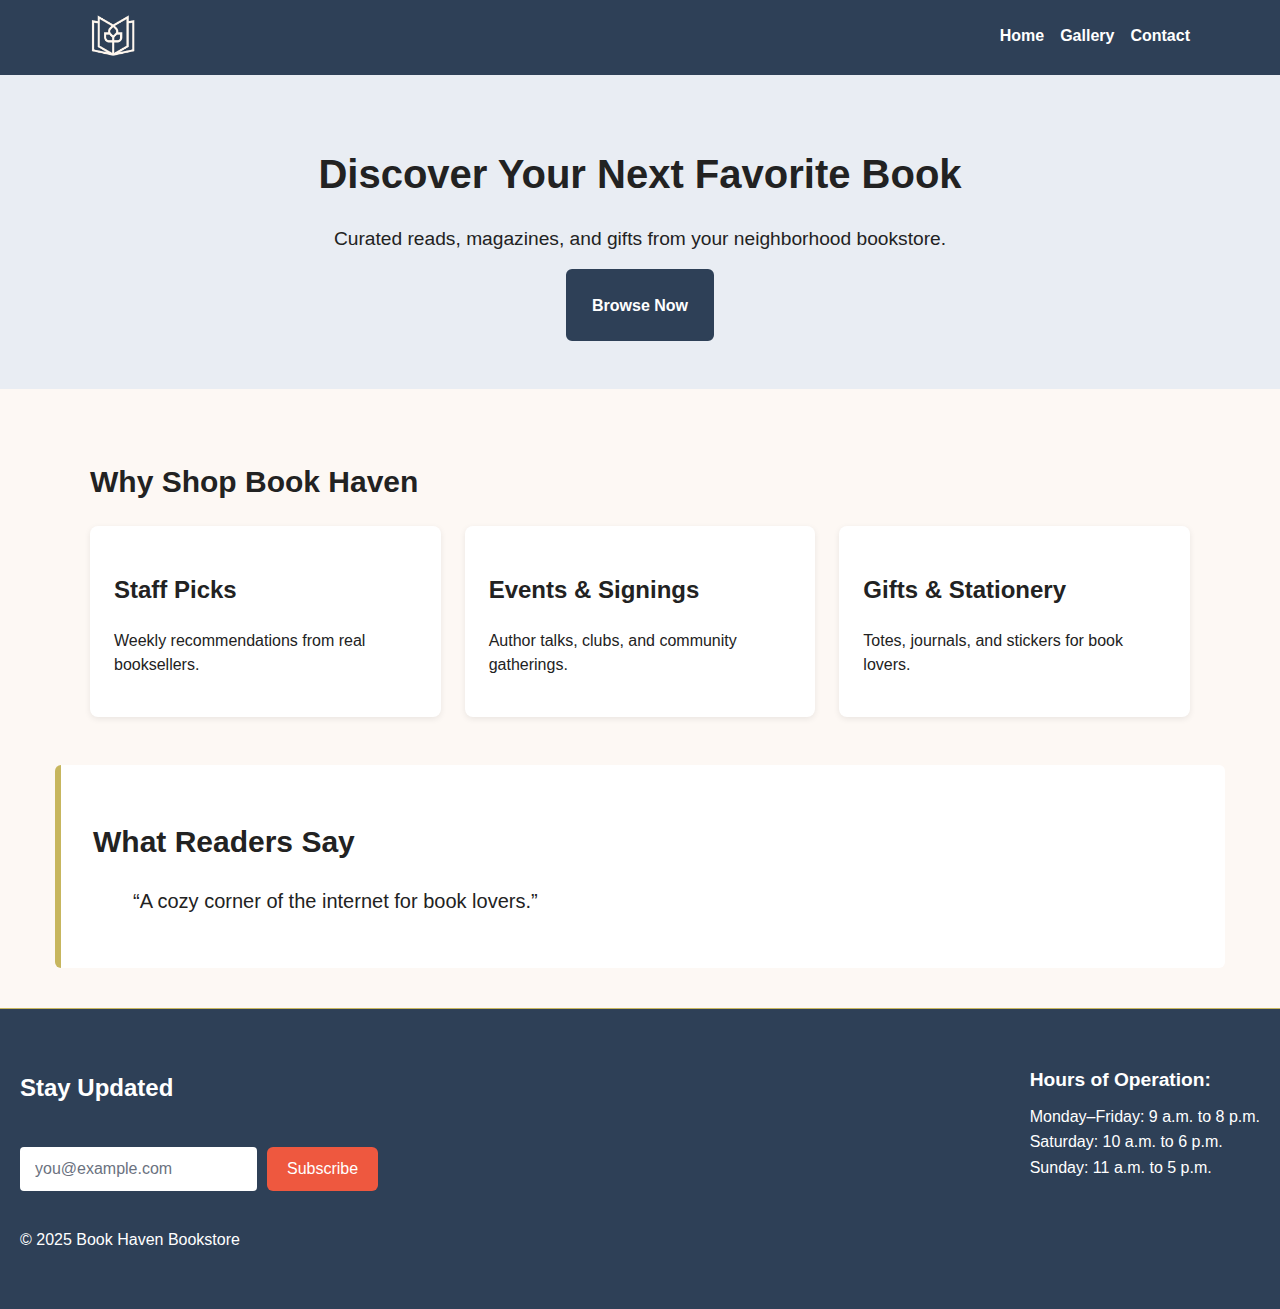
<file: index.html>
<!DOCTYPE html>
<html lang="en">
<head>
  <meta charset="utf-8">
  <meta name="viewport" content="width=device-width, initial-scale=1">
  <title>Book Haven Bookstore - Home</title>
  <meta name="description" content="Book Haven Bookstore - Discover curated books, magazines, and unique gifts from your neighborhood bookstore. Browse our collection and join our community of readers.">
  <link href="https://fonts.googleapis.com/css2?family=Comfortaa&display=swap" rel="stylesheet">
  <link rel="stylesheet" href="styles.css">
  <script src="script.js" defer></script>
</head>
<body>
  <a class="skip-link" href="#main">Skip to content</a>

  <header class="top-nav" role="banner">
    <div class="header-container">
      <img src="assets/logo.png" alt="Book Haven Bookstore Logo" class="logo">
      <nav class="main-nav" role="navigation" aria-label="Primary">
        <ul class="nav-list">
          <li><a href="index.html" aria-current="page">Home</a></li>
          <li><a href="gallery.html">Gallery</a></li>
          <li><a href="contact.html">Contact</a></li>
        </ul>
      </nav>
    </div>
  </header>
  

  <main id="main">
    <section class="hero home-hero" aria-labelledby="hero-title">
      <div class="hero-inner">
        <div class="hero-copy">
          <h1 id="hero-title" class="display">Discover Your Next Favorite Book</h1>
          <p class="body-large">Curated reads, magazines, and gifts from your neighborhood bookstore.</p>
          <a href="gallery.html" class="btn cta">Browse Now</a>
        </div>
        <div class="hero-art" aria-hidden="true"></div>
      </div>
    </section>

    <section class="features section" aria-labelledby="features-title">
      <h2 id="features-title" class="title-large">Why Shop Book Haven</h2>
      <div class="feature-grid">
        <article class="card">
          <h3 class="title">Staff Picks</h3>
          <p class="body">Weekly recommendations from real booksellers.</p>
        </article>
        <article class="card">
          <h3 class="title">Events & Signings</h3>
          <p class="body">Author talks, clubs, and community gatherings.</p>
        </article>
        <article class="card">
          <h3 class="title">Gifts & Stationery</h3>
          <p class="body">Totes, journals, and stickers for book lovers.</p>
        </article>
      </div>
    </section>

    <section class="testimonials section" aria-labelledby="testimonials-title">
      <h2 id="testimonials-title" class="title-large">What Readers Say</h2>
      <blockquote class="testimonial body-large">“A cozy corner of the internet for book lovers.”</blockquote>
    </section>

    <div style="height: 40px;"></div>
   
  </main>

  <footer role="contentinfo" style="background-color: #2E4057; padding: 40px 20px; border-top: 1px solid #C7B65E; color: white;">
    <div class="footer-container" style="display: flex; flex-direction: row; justify-content: space-between; align-items: flex-start; gap: 20px;">
      <div style="display: flex; flex-direction: column; gap: 20px;">
        <h2 class="footer-title" style="font-weight: 700; font-size: 1.5rem; color: white;">Stay Updated</h2>
        <div class="footer-subscribe" style="width: 100%; max-width: 400px;">
          <form id="subscribeForm" class="subscribe" novalidate style="display: flex; gap: 10px;">
            
            <input id="subEmail" name="email" type="email" placeholder="you@example.com" required
                   style="flex: 1; background-color: white; color: #2E4057; border: none; padding: 10px 15px; border-radius: 4px; font-size: 1rem;">
            <button class="btn subscribe-btn" type="submit" 
                    style="background-color: #EE583F; color: white; border: none; padding: 10px 20px; border-radius: 6px; font-size: 1rem; cursor: pointer;">
              Subscribe
            </button>
            <p id="subMsg" class="sub-msg" aria-live="polite" style="position: absolute; left: -9999px;"></p>
          </form>
        </div>
        <div style="text-align: left;">
          <p style="color: white;">© 2025 Book Haven Bookstore</p>
        </div>
      </div>
      <div style="color: white; min-width: 220px;">
        <h2 style="font-size: 1.2rem; font-weight: 700; margin-bottom: 8px; color: white;">Hours of Operation:</h2>
        <p style="color: white; margin: 0;">
          Monday–Friday: 9 a.m. to 8 p.m.<br>
          Saturday: 10 a.m. to 6 p.m.<br>
          Sunday: 11 a.m. to 5 p.m.
        </p>
      </div>
    </div>
  </footer>
</body>
</html>
</file>
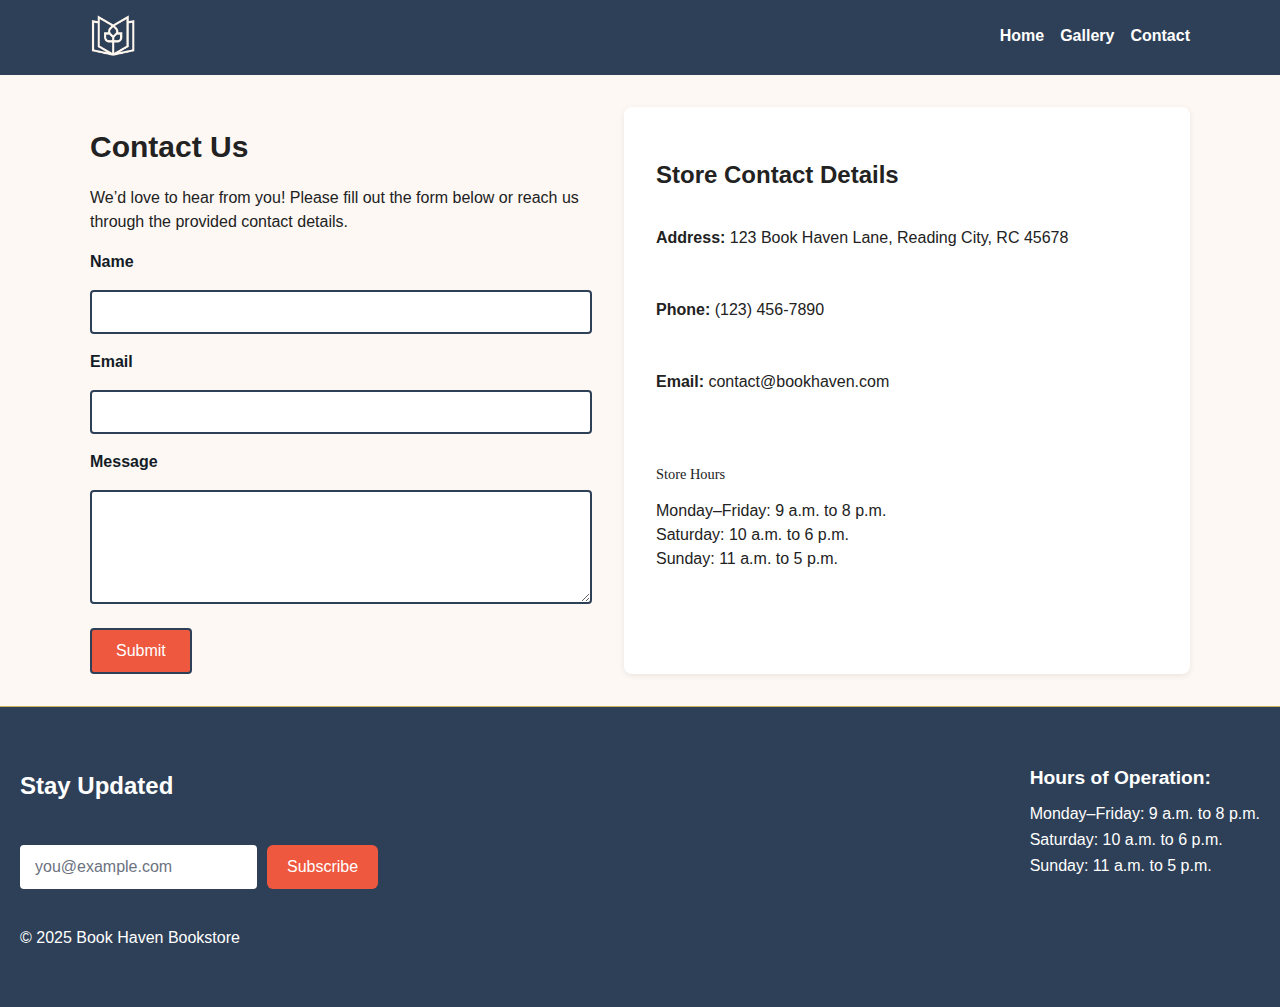
<file: contact.html>
<!DOCTYPE html>
<html lang="en">
<head>
    <meta charset="UTF-8">
    <meta name="viewport" content="width=device-width, initial-scale=1.0">
    <title>Book Haven Bookstore - Contact</title>
    <meta name="description" content="Get in touch with Book Haven Bookstore. Find our store hours, location, and contact information or send us a message using our contact form.">
    <meta name="theme-color" content="#2E4057">
    <meta name="apple-mobile-web-app-capable" content="yes">
    <meta name="apple-mobile-web-app-status-bar-style" content="default">
    <meta name="format-detection" content="telephone=no">
    <link rel="stylesheet" href="styles.css">
    <script src="script.js" defer></script>
</head>
<body>
   <header class="top-nav" role="banner">
    <div class="header-container">
      <img src="assets/logo.png" alt="Book Haven Bookstore Logo" class="logo" loading="eager">
      <nav class="main-nav" role="navigation" aria-label="Primary">
        <button class="hamburger" aria-label="Toggle navigation" aria-expanded="false">
          <span></span>
          <span></span>
          <span></span>
        </button>
        <ul class="nav-list">
          <li><a href="index.html">Home</a></li>
          <li><a href="gallery.html">Gallery</a></li>
          <li><a href="contact.html" aria-current="page">Contact</a></li>
        </ul>
      </nav>
    </div>
  </header>
    
   <main style="max-width: 1100px; margin: 0 auto; padding: 2rem 1rem;">
    <section class="contact-container" style="display: flex; gap: 2rem; flex-wrap: wrap;">
      <div class="contact-form" style="flex: 1; min-width: 300px;">
        <h1 class="title-large">Contact Us</h1>
        <p class="body">We’d love to hear from you! Please fill out the form below or reach us through the provided contact details.</p>
        <form id="contactForm" novalidate style="display: flex; flex-direction: column; gap: 1rem;">
          <div>
            <label for="name" class="body-strong">Name</label>
            <input type="text" id="name" name="name" required 
                   style="width: 100%; padding: 10px; border: 2px solid #2E4057; border-radius: 4px; font-size: 1rem; margin-top: 0.5rem;">
          </div>
          <div>
            <label for="email" class="body-strong">Email</label>
            <input type="email" id="email" name="email" required 
                   style="width: 100%; padding: 10px; border: 2px solid #2E4057; border-radius: 4px; font-size: 1rem; margin-top: 0.5rem;">
          </div>
          <div>
            <label for="message" class="body-strong">Message</label>
            <textarea id="message" name="message" rows="5" required 
                      style="width: 100%; padding: 10px; border: 2px solid #2E4057; border-radius: 4px; font-size: 1rem; margin-top: 0.5rem; resize: vertical;"></textarea>
          </div>
          <button type="submit" class="btn" style="align-self: flex-start; padding: 12px 24px;">Submit</button>
          <p id="contactMsg" class="body" aria-live="polite" style="display: none; color: #2E4057; font-weight: bold;"></p>
        </form>
      </div>
      <div class="contact-info" style="flex: 1; min-width: 300px; background: #fff; padding: 2rem; border-radius: 8px; box-shadow: 0 2px 6px rgba(0,0,0,0.08);">
        <h2 class="title">Store Contact Details</h2>
        <div style="display: flex; flex-direction: column; gap: 1rem;">
          <p class="body"><strong>Address:</strong> 123 Book Haven Lane, Reading City, RC 45678</p>
          <p class="body"><strong>Phone:</strong> (123) 456-7890</p>
          <p class="body"><strong>Email:</strong> contact@bookhaven.com</p>
          <div style="margin-top: 1.5rem;">
            <h3 class="subtitle">Store Hours</h3>
            <p class="body" style="margin: 0;">
              Monday–Friday: 9 a.m. to 8 p.m.<br>
              Saturday: 10 a.m. to 6 p.m.<br>
              Sunday: 11 a.m. to 5 p.m.
            </p>
          </div>
        </div>
      </div>
    </section>
  </main>
    
  <footer role="contentinfo" style="background-color: #2E4057; padding: 40px 20px; border-top: 1px solid #C7B65E; color: white;">
    <div class="footer-container" style="display: flex; flex-direction: row; justify-content: space-between; align-items: flex-start; gap: 20px;">
      <div style="display: flex; flex-direction: column; gap: 20px;">
        <h2 class="footer-title" style="font-weight: 700; font-size: 1.5rem; color: white;">Stay Updated</h2>
        <div class="footer-subscribe" style="width: 100%; max-width: 400px;">
          <form id="subscribeForm" class="subscribe" novalidate style="display: flex; gap: 10px;">
            
            <input id="subEmail" name="email" type="email" placeholder="you@example.com" required
                   style="flex: 1; background-color: white; color: #2E4057; border: none; padding: 10px 15px; border-radius: 4px; font-size: 1rem;">
            <button class="btn subscribe-btn" type="submit" 
                    style="background-color: #EE583F; color: white; border: none; padding: 10px 20px; border-radius: 6px; font-size: 1rem; cursor: pointer;">
              Subscribe
            </button>
            <p id="subMsg" class="sub-msg" aria-live="polite" style="position: absolute; left: -9999px;"></p>
          </form>
        </div>
        <div style="text-align: left;">
          <p style="color: white;">© 2025 Book Haven Bookstore</p>
        </div>
      </div>
      <div style="color: white; min-width: 220px;">
        <h2 style="font-size: 1.2rem; font-weight: 700; margin-bottom: 8px; color: white;">Hours of Operation:</h2>
        <p style="color: white; margin: 0;">
          Monday–Friday: 9 a.m. to 8 p.m.<br>
          Saturday: 10 a.m. to 6 p.m.<br>
          Sunday: 11 a.m. to 5 p.m.
        </p>
      </div>
    </div>
  </footer>
</body>
</html>
</file>
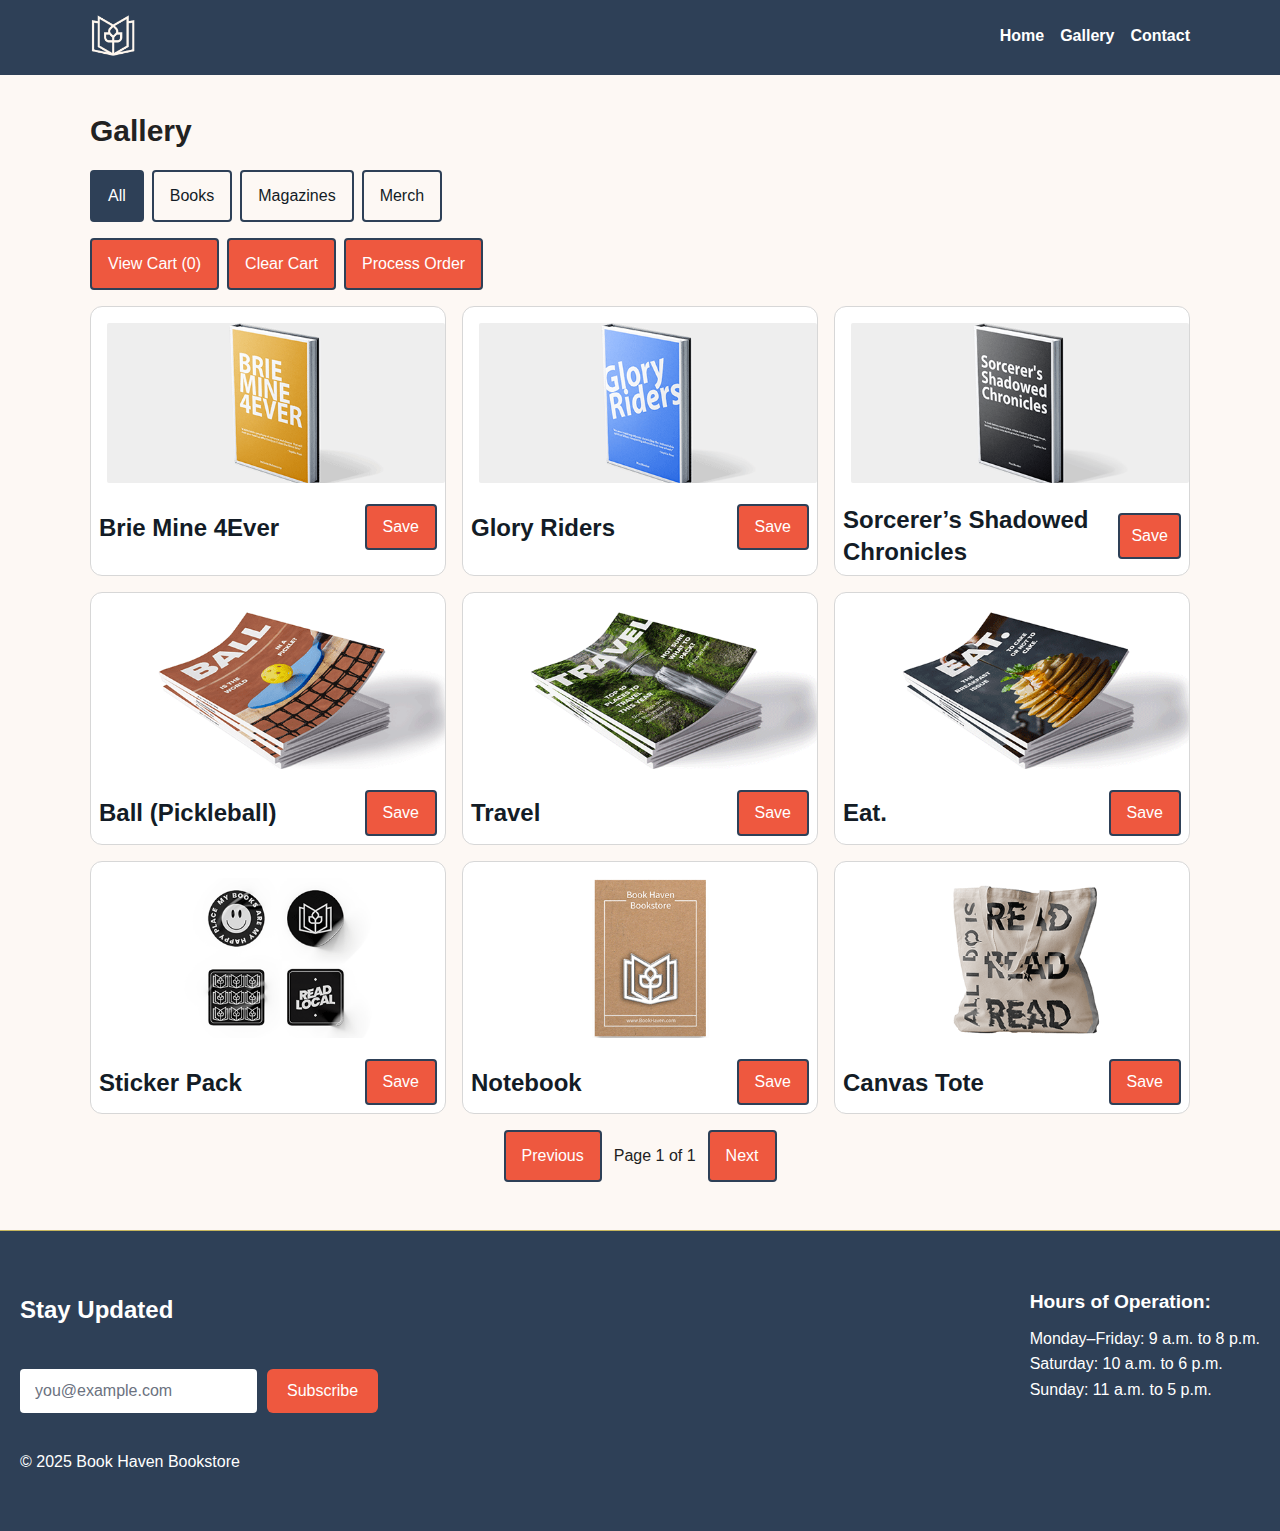
<file: gallery.html>
<!DOCTYPE html>
<html lang="en">
<head>
    <meta charset="UTF-8">
    <meta name="viewport" content="width=device-width, initial-scale=1.0">
    <title>Book Haven Bookstore - Gallery</title>
    <meta name="description" content="Browse our collection of books, magazines, and merchandise. Filter by category and add items to your cart for easy shopping.">
    <link rel="stylesheet" href="styles.css">
    <script src="script.js" defer></script>
</head>
<body>
   <header class="top-nav" role="banner">
    <div class="header-container">
      <div class="brand">
        <img src="assets/logo.png" alt="Book Haven Bookstore Logo" class="logo">
        
      </div>
      <nav class="main-nav" role="navigation" aria-label="Primary">
        <ul class="nav-list">
          <li><a href="index.html">Home</a></li>
          <li><a href="gallery.html" aria-current="page">Gallery</a></li>
          <li><a href="contact.html">Contact</a></li>
        </ul>
      </nav>
    </div>
  </header>

   
   <main id="main">
  <section class="section gallery" aria-labelledby="gallery-title">
    <h1 id="gallery-title" class="title-large">Gallery</h1>

    <div class="filters" role="toolbar" aria-label="Category filters">
      <button class="btn filter active body" data-filter="all" aria-pressed="true">All</button>
      <button class="btn filter body" data-filter="books" aria-pressed="false">Books</button>
      <button class="btn filter body" data-filter="magazines" aria-pressed="false">Magazines</button>
      <button class="btn filter body" data-filter="merch" aria-pressed="false">Merch</button>
    </div>

    <div class="actions">
      <button class="btn body" id="viewCart" type="button" aria-expanded="false">View Cart (<span id="cartCount">0</span>)</button>
      <button class="btn body" id="clearCart" type="button">Clear Cart</button>
      <button class="btn body" id="processOrder" type="button">Process Order</button>
    </div>

    <div id="grid" class="grid" role="list"></div>

   
    <nav class="pagination" aria-label="Pagination">
      <button class="btn body" id="prevPage" type="button" disabled>Previous</button>
      <span id="pageInfo" aria-live="polite" class="body">Page 1</span>
      <button class="btn body" id="nextPage" type="button">Next</button>
    </nav>


    <section id="cart" class="cart" aria-labelledby="cart-title" hidden>
      <h2 id="cart-title" class="title-large">Your Cart</h2>
      <ul id="cartList" class="body"></ul>
      <p id="cartEmpty" class="body">Your cart is empty.</p>
      <button class="btn body" id="closeCart" type="button">Close</button>
    </section>
  </section>
</main>
    
     <footer role="contentinfo" style="background-color: #2E4057; padding: 40px 20px; border-top: 1px solid #C7B65E; color: white;">
    <div class="footer-container" style="display: flex; flex-direction: row; justify-content: space-between; align-items: flex-start; gap: 20px;">
      <div style="display: flex; flex-direction: column; gap: 20px;">
        <h2 class="footer-title" style="font-weight: 700; font-size: 1.5rem; color: white;">Stay Updated</h2>
        <div class="footer-subscribe" style="width: 100%; max-width: 400px;">
          <form id="subscribeForm" class="subscribe" novalidate style="display: flex; gap: 10px;">
            
            <input id="subEmail" name="email" type="email" placeholder="you@example.com" required
                   style="flex: 1; background-color: white; color: #2E4057; border: none; padding: 10px 15px; border-radius: 4px; font-size: 1rem;">
            <button class="btn subscribe-btn" type="submit" 
                    style="background-color: #EE583F; color: white; border: none; padding: 10px 20px; border-radius: 6px; font-size: 1rem; cursor: pointer;">
              Subscribe
            </button>
            <p id="subMsg" class="sub-msg" aria-live="polite" style="position: absolute; left: -9999px;"></p>
          </form>
        </div>
        <div style="text-align: left;">
          <p style="color: white;">© 2025 Book Haven Bookstore</p>
        </div>
      </div>
      <div style="color: white; min-width: 220px;">
        <h2 style="font-size: 1.2rem; font-weight: 700; margin-bottom: 8px; color: white;">Hours of Operation:</h2>
        <p style="color: white; margin: 0;">
          Monday–Friday: 9 a.m. to 8 p.m.<br>
          Saturday: 10 a.m. to 6 p.m.<br>
          Sunday: 11 a.m. to 5 p.m.
        </p>
      </div>
    </div>
  </footer>
</body>
</html>
</file>
<file: styles.css>
:root{
  --text: #131C26;
  --bg:   #FFF7EE;
  --link: #131C26;
  --link-hover: #EE583F;
}
html, body {
    color: var(--text);
    background: var(--bg);
    font-family: system-ui, -apple-system, Segoe UI, Roboto, Calibri, Arial, sans-serif;
    margin: 0;
    line-height: 1.6;
}
h1, h2, h3, h4, h5, h6,
p, li, blockquote, label, small {
  color: inherit;
}

a{
  color: var(--link);
  text-decoration: none;
}

 a:hover, a:focus{
   color: var(--link-hover);
   text-decoration: underline;
 }

.logo {
  max-height: 50px;
  width: auto;
  display: inline-block;
}
.navbar .logo {
  vertical-align: middle;
}

nav a{ color: var(--text); }
nav a:hover, nav a:focus{ color: var(--link-hover); }
.btn{ 
  background:#EE583F; 
  color:#fff; 
  border:2px solid #2E4057; 
  min-height: 44px; 
  min-width: 44px; 
  padding: 0.75rem 1rem; 
  font-size: 1rem; 
  cursor: pointer;
  border-radius: 4px;
  display: inline-flex;
  align-items: center;
  justify-content: center;
}
.btn:focus{ outline:3px solid #C7B65E; outline-offset:2px; }
.btn:hover { background: #d14a2a; }

.btn.filter{ background:transparent; color:var(--text); border:2px solid #2E4057; }
.btn.filter.active{ background:#2E4057; color:#fff; }

/* Typography - Mobile First */
.display { font-size: 1.75rem; font-family: Arial, sans-serif; font-weight: bold; line-height: 1.2; }
.title-large { font-size: 1.5rem; font-family: Arial, sans-serif; font-weight: bold; line-height: 1.3; }
.title { font-size: 1.25rem; font-family: Arial, sans-serif; font-weight: bold; line-height: 1.3; }
.subtitle { font-size: 0.9rem; font-family: 'Comfortaa', cursive; font-weight: normal; line-height: 1.4; }
.body-large { font-size: 1.1rem; font-family: Calibri, sans-serif; font-weight: normal; line-height: 1.5; }
.body-strong { font-size: 1rem; font-family: Calibri, sans-serif; font-weight: bold; line-height: 1.5; }
.body { font-size: 1rem; font-family: Calibri, sans-serif; font-weight: normal; line-height: 1.5; }
.caption { font-size: 0.75rem; font-family: Arial, sans-serif; font-weight: bold; line-height: 1.4; }

input, textarea, select{
  color: var(--text);
  font-family: inherit;
  min-height: 44px;
  padding: 0.75rem;
  font-size: 1rem;
  border: 2px solid #d7d7d7;
  border-radius: 4px;
  box-sizing: border-box;
}
input:focus, textarea:focus, select:focus {
  outline: 3px solid #C7B65E;
  outline-offset: 2px;
  border-color: #2E4057;
}
::placeholder{
  color:#6b7280;
}
label{ 
  color: var(--text); 
  font-weight: 600; 
  margin-bottom: 0.5rem;
  display: block;
}

/* Form improvements for mobile */
form {
  display: flex;
  flex-direction: column;
  gap: 1rem;
}

.form-group {
  display: flex;
  flex-direction: column;
  gap: 0.5rem;
}

.section.gallery { padding-top: 1rem; }

.filters, .actions {
  display: flex;
  gap: .5rem;
  flex-wrap: wrap;
  margin: 0 0 1rem 0;
}

.btn.filter {
  background: transparent;
  color: #131c26;
  border: 2px solid #2E4057;
}

.btn.filter.active {
  background: #2E4057;
  color: #fff;
}

.grid {
  display: grid;
  grid-template-columns: 1fr 1fr;
  gap: .75rem;
}

.tile {
  background: #fff;
  border: 1px solid #d7d7d7;
  border-radius: 12px;
  padding: .5rem;
}

.tile img {
  width: 100%;
  height: 160px;
  object-fit: cover;
  border-radius: 10px;
  padding: .5rem;
}

.tile .meta {
  display: flex;
  justify-content: space-between;
  align-items: center;
  margin-top: .35rem;
}

.tile .title {
  font-weight: 600;
  color: #131c26;
}

.cart[hidden] { display: none; }

.cart {
  margin-top: 1rem;
  border: 2px solid #d7d7d7;
  border-radius: 12px;
  padding: 1rem;
  background: #fff;
  transition: opacity 0.3s ease;
}

/* Mobile cart optimization */
@media (max-width: 767px) {
  .cart {
    position: fixed;
    top: 0;
    left: 0;
    right: 0;
    bottom: 0;
    z-index: 2000;
    margin: 0;
    border-radius: 0;
    padding: 1.5rem;
    overflow-y: auto;
  }
  
  .cart::before {
    content: '';
    position: fixed;
    top: 0;
    left: 0;
    right: 0;
    bottom: 0;
    background: rgba(0, 0, 0, 0.5);
    z-index: -1;
  }
}

.cart ul { margin: 0 0 1rem 1rem; }

.pagination {
  display: flex;
  gap: .75rem;
  align-items: center;
  justify-content: center;
  margin-top: 1rem;
  flex-wrap: wrap;
}

.pagination .btn {
  min-width: 44px;
  min-height: 44px;
}

/* Mobile First - Base styles for mobile */
.grid { 
  grid-template-columns: 1fr; 
  gap: 1rem;
}
.contact-container { 
  flex-direction: column; 
  gap: 1.5rem;
}
.feature-grid { 
  grid-template-columns: 1fr; 
  gap: 1rem;
}
.header-container { 
  flex-direction: column; 
  gap: 1rem; 
  text-align: center;
}
.main-nav .nav-list { 
  justify-content: center; 
  flex-wrap: wrap;
  gap: 0.75rem;
}
.footer-container { 
  flex-direction: column; 
  gap: 1.5rem;
  text-align: center;
}
.employee-grid {
  grid-template-columns: 1fr;
  gap: 1.5rem;
}
.cta-buttons {
  flex-direction: column;
  align-items: center;
}

/* Footer improvements for mobile */
.footer-subscribe {
  width: 100%;
}

.footer-subscribe form {
  flex-direction: column;
  gap: 0.75rem;
}

.footer-subscribe input {
  width: 100%;
  box-sizing: border-box;
}

.footer-subscribe .btn {
  width: 100%;
  justify-content: center;
}

/* Small phones */
@media (min-width: 320px) {
  .home-hero h1 { font-size: 1.75rem; }
  .home-hero p { font-size: 1rem; }
  .display { font-size: 2rem; }
  .title-large { font-size: 1.75rem; }
  .title { font-size: 1.5rem; }
}

/* Large phones */
@media (min-width: 480px) {
  .grid { grid-template-columns: 1fr 1fr; }
  .employee-grid { grid-template-columns: repeat(2, 1fr); }
  .home-hero h1 { font-size: 2rem; }
  .home-hero p { font-size: 1.1rem; }
  .header-container { flex-direction: row; text-align: left; }
  
  .footer-subscribe form {
    flex-direction: row;
    gap: 0.5rem;
  }
  
  .footer-subscribe input {
    flex: 1;
  }
  
  .footer-subscribe .btn {
    width: auto;
    flex-shrink: 0;
  }
  
  .cta-buttons {
    flex-direction: row;
    justify-content: center;
  }
}

/* Tablets */
@media (min-width: 768px) {
  .grid { grid-template-columns: repeat(2, 1fr); }
  .employee-grid { grid-template-columns: repeat(3, 1fr); }
  .contact-container { flex-direction: row; }
  .contact-form, .contact-info { flex: 1; }
  .feature-grid { grid-template-columns: repeat(2, 1fr); }
  .home-hero h1 { font-size: 2.25rem; }
  .footer-container { flex-direction: row; text-align: left; }
}

/* Desktop */
@media (min-width: 1024px) {
  .grid { grid-template-columns: repeat(3, 1fr); }
  .feature-grid { grid-template-columns: repeat(3, 1fr); }
  .employee-grid { grid-template-columns: repeat(3, 1fr); }
  .home-hero h1 { font-size: 2.5rem; }
  .home-hero p { font-size: 1.2rem; }
  .display { font-size: 2.5rem; }
  .title-large { font-size: 1.875rem; }
  .title { font-size: 1.5rem; }
  .body-large { font-size: 1.25rem; }
}

.top-nav {
  position: sticky;
  top: 0;
  z-index: 1000;
  background:#2E4057; 
  border-bottom:3px solid #2E4057; 
}
.header-container{
  max-width:1100px;
  margin:0 auto;
  padding:.75rem 1rem;
  display:flex;
  align-items:center;
  justify-content:space-between;
  gap:1rem;
}
.logo{ max-height:48px; width:auto; display:block; }
.main-nav .nav-list{ list-style:none; display:flex; gap:1rem; margin:0; padding:0; }
.top-nav a{ color:#fff; text-decoration:none; font-weight:700; }
.top-nav a:hover, .top-nav a:focus{ text-decoration:underline; }

/* Hamburger Menu for Mobile */
.hamburger {
  display: none;
  flex-direction: column;
  cursor: pointer;
  padding: 0.5rem;
  background: none;
  border: none;
  color: #fff;
}

.hamburger span {
  width: 25px;
  height: 3px;
  background-color: #fff;
  margin: 3px 0;
  transition: 0.3s;
  display: block;
}

@media (max-width: 479px) {
  .hamburger {
    display: flex;
  }
  
  .main-nav {
    position: relative;
  }
  
  .main-nav .nav-list {
    position: absolute;
    top: 100%;
    left: 0;
    right: 0;
    background: #2E4057;
    flex-direction: column;
    padding: 1rem;
    box-shadow: 0 2px 10px rgba(0,0,0,0.3);
    display: none;
    z-index: 1000;
  }
  
  .main-nav .nav-list.active {
    display: flex;
  }
  
  .main-nav .nav-list li {
    width: 100%;
    text-align: center;
    padding: 0.5rem 0;
  }
  
  .main-nav .nav-list a {
    padding: 0.75rem 1rem;
    display: block;
    width: 100%;
    box-sizing: border-box;
  }
  
  .header-container {
    flex-direction: row;
    justify-content: space-between;
    align-items: center;
  }
}

.skip-link{ 
  position:absolute; 
  left:-9999px; 
  top:auto; 
  width:1px; 
  height:1px; 
  overflow:hidden; 
  z-index: 9999;
}
.skip-link:focus{ 
  left:1rem; 
  top:1rem; 
  width:auto; 
  height:auto; 
  padding:.5rem 1rem; 
  background:#fff; 
  border:2px solid #2E4057; 
  text-decoration: none;
  font-weight: bold;
}

/* Enhanced focus styles */
*:focus-visible {
  outline: 3px solid #C7B65E;
  outline-offset: 2px;
}

button:focus-visible, 
.btn:focus-visible {
  outline: 3px solid #C7B65E;
  outline-offset: 2px;
}

/* High contrast mode support */
@media (prefers-contrast: high) {
  :root {
    --text: #000000;
    --bg: #FFFFFF;
    --link: #0000FF;
    --link-hover: #FF0000;
  }
}

/* Reduced motion support */
@media (prefers-reduced-motion: reduce) {
  *,
  *::before,
  *::after {
    animation-duration: 0.01ms !important;
    animation-iteration-count: 1 !important;
    transition-duration: 0.01ms !important;
  }
}

/* Visually hidden utility class */
.visually-hidden {
  position: absolute !important;
  width: 1px !important;
  height: 1px !important;
  padding: 0 !important;
  margin: -1px !important;
  overflow: hidden !important;
  clip: rect(0, 0, 0, 0) !important;
  white-space: nowrap !important;
  border: 0 !important;
}
.site-title {
  text-align: left;
  font-family: "Georgia", serif;
  font-size: 1.75rem;
  font-weight: 600;
  margin-left: 0.5rem;
  display: inline-block;
  vertical-align: middle;
}
body {
  font-family: 'Segoe UI', sans-serif;
  background: #fdf8f4;
  margin: 0;
  color: #222;
}

.home-hero {
  background: #e9edf3;
  padding: 3rem 1rem;
  text-align: center;
}

.home-hero h1 {
  font-size: 2.5rem;
  font-weight: 700;
}

.home-hero p {
  font-size: 1.2rem;
  margin: 1rem 0;
}

.btn.cta {
  background: #2E4057;
  color: #fff;
  padding: 0.75rem 1.5rem;
  border-radius: 6px;
  text-decoration: none;
  font-weight: 600;
}

.section {
  padding: 3rem 1rem;
  max-width: 1100px;
  margin: 0 auto;
}

.feature-grid {
  display: grid;
  grid-template-columns: repeat(auto-fit, minmax(240px, 1fr));
  gap: 1.5rem;
  margin-top: 1.5rem;
}

.card {
  background: #fff;
  border-radius: 8px;
  padding: 1.5rem;
  box-shadow: 0 2px 6px rgba(0,0,0,0.08);
}

.testimonials {
  background: #fff;
  border-left: 6px solid #C7B65E;
  border-radius: 6px;
  padding: 2rem;
}

/* About page styles */
.about-hero {
  background: #e9edf3;
  padding: 3rem 1rem;
  text-align: center;
}

.employee-grid {
  display: grid;
  grid-template-columns: repeat(3, 1fr);
  gap: 1.5rem;
  margin-top: 2rem;
}

.employee-card {
  background: #fff;
  border-radius: 12px;
  padding: 1.5rem;
  text-align: center;
  box-shadow: 0 2px 6px rgba(0,0,0,0.08);
  transition: transform 0.2s ease, box-shadow 0.2s ease;
}

.employee-card:hover {
  transform: translateY(-2px);
  box-shadow: 0 4px 12px rgba(0,0,0,0.12);
}

.employee-photo {
  margin-bottom: 1rem;
}

.employee-photo img {
  width: 150px;
  height: 150px;
  border-radius: 50%;
  object-fit: cover;
  border: 3px solid #2E4057;
}

.employee-name {
  margin: 0.5rem 0 0.25rem 0;
  color: #2E4057;
}

.employee-role {
  margin: 0;
  color: #6b7280;
  font-style: italic;
}

.cta-section {
  background: #f8f9fa;
  text-align: center;
  padding: 4rem 1rem;
}

.cta-content {
  max-width: 600px;
  margin: 0 auto;
}

.cta-buttons {
  display: flex;
  gap: 1rem;
  justify-content: center;
  margin-top: 2rem;
  flex-wrap: wrap;
}

.btn.secondary {
  background: transparent;
  color: #2E4057;
  border: 2px solid #2E4057;
}

.btn.secondary:hover {
  background: #2E4057;
  color: #fff;
}
</file>
